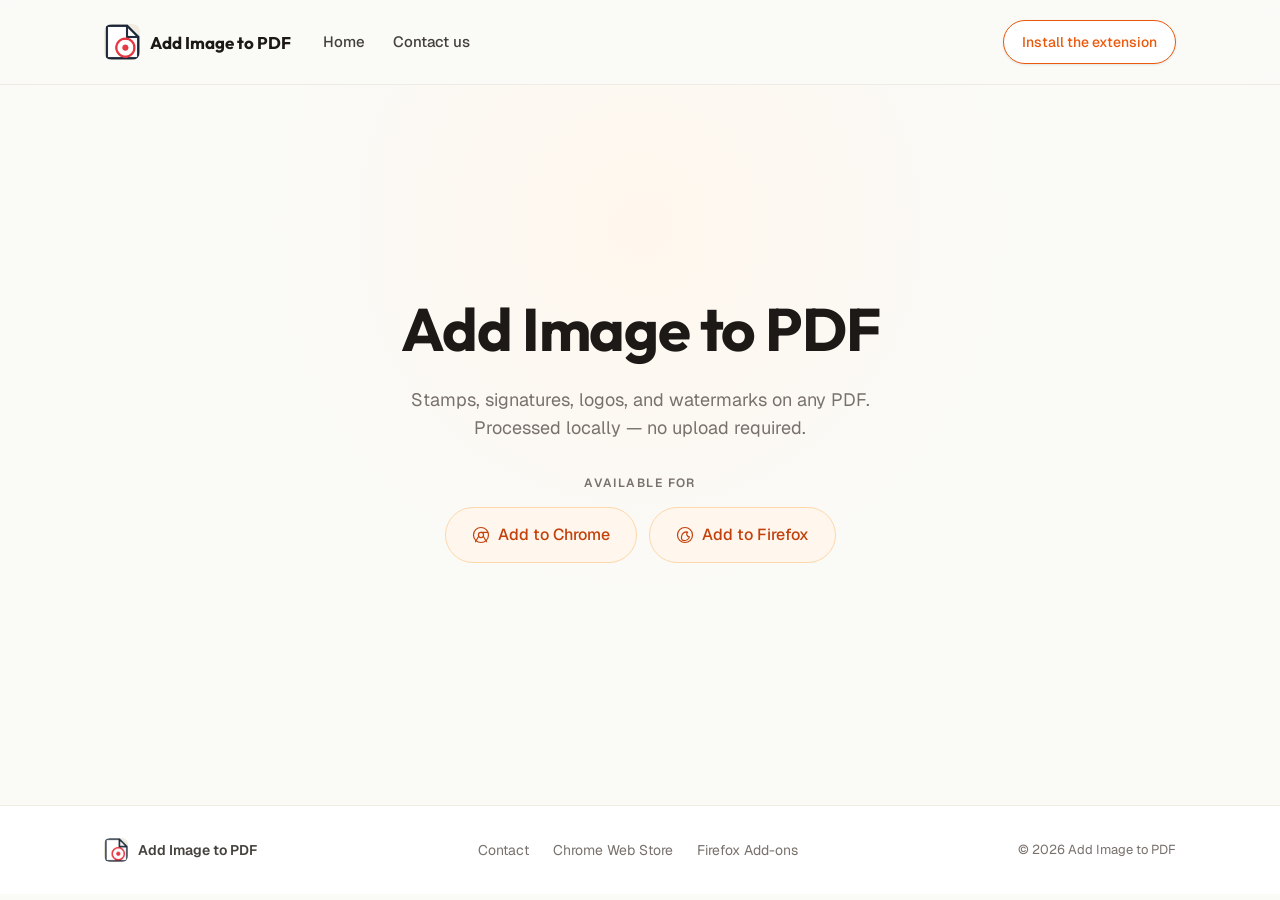
<file: index.html>
<!DOCTYPE html>
<html lang="en">
<head>
  <meta charset="UTF-8">
  <meta name="viewport" content="width=device-width, initial-scale=1.0">
  <meta name="description" content="Add Image to PDF — add stamps, signatures, logos, and watermarks to your PDFs. Available for Chrome and Firefox. 100% private, runs locally.">
  <title>Add Image to PDF — Chrome &amp; Firefox extension</title>

  <link rel="icon" type="image/png" sizes="32x32" href="images/favicon-32.png">
  <link rel="icon" type="image/png" sizes="16x16" href="images/favicon-16.png">
  <link rel="apple-touch-icon" sizes="180x180" href="images/favicon-180.png">

  <link rel="preconnect" href="https://fonts.googleapis.com">
  <link rel="preconnect" href="https://fonts.gstatic.com" crossorigin>
  <link href="https://fonts.googleapis.com/css2?family=Geist:wght@400;500;600&family=Outfit:wght@500;600;700;800&display=swap" rel="stylesheet">

  <link rel="stylesheet" href="assets/style.css">
</head>
<body>

  <header class="site-header">
    <div class="container header-inner">
      <a href="index.html" class="brand">
        <img src="images/icon-64.png" alt="Add Image to PDF" width="36" height="36">
        <span>Add Image to PDF</span>
      </a>
      <nav class="header-nav">
        <a href="index.html">Home</a>
        <a href="mailto:flawlessdrive7@gmail.com">Contact us</a>
      </nav>
      <a href="#install" class="btn btn-install-outline">
        Install the extension
      </a>
    </div>
  </header>

  <main class="home-page">
    <div class="container home-container">
      <h1 class="home-title">Add Image to PDF</h1>
      <p class="home-subtitle">
        Stamps, signatures, logos, and watermarks on any PDF.<br>
        Processed locally — no upload required.
      </p>

      <div id="install" class="home-cta">
        <span class="home-cta-caption">Available for</span>
        <div class="home-cta-buttons">
          <a href="https://chromewebstore.google.com/" target="_blank" rel="noopener" class="btn btn-install-soft">
            <svg class="chrome-icon" viewBox="0 0 24 24" aria-hidden="true">
              <circle cx="12" cy="12" r="10" fill="none" stroke="currentColor" stroke-width="1.6"/>
              <circle cx="12" cy="12" r="3.4" fill="none" stroke="currentColor" stroke-width="1.6"/>
              <path d="M12 8.6h8.6" stroke="currentColor" stroke-width="1.6" stroke-linecap="round"/>
              <path d="M8.95 13.7L4.65 21.05" stroke="currentColor" stroke-width="1.6" stroke-linecap="round"/>
              <path d="M15.05 13.7L19.35 21.05" stroke="currentColor" stroke-width="1.6" stroke-linecap="round"/>
            </svg>
            Add to Chrome
          </a>
          <a href="https://addons.mozilla.org/" target="_blank" rel="noopener" class="btn btn-install-soft">
            <svg class="chrome-icon" viewBox="0 0 24 24" aria-hidden="true">
              <circle cx="12" cy="12" r="10" fill="none" stroke="currentColor" stroke-width="1.6"/>
              <path d="M7.5 13.5c1-4 4-6 8-5.5-1 1-1.5 2.5-1 4 .5 1.5 2 2.5 3.5 2.5-1.2 3-4 5-7 5-3.5 0-4.3-3-3.5-6z" fill="none" stroke="currentColor" stroke-width="1.6" stroke-linejoin="round" stroke-linecap="round"/>
            </svg>
            Add to Firefox
          </a>
        </div>
      </div>
    </div>
  </main>

  <footer class="site-footer">
    <div class="container footer-inner">
      <div class="footer-brand">
        <img src="images/icon-64.png" alt="" width="24" height="24">
        <span>Add Image to PDF</span>
      </div>
      <nav class="footer-nav">
        <a href="mailto:flawlessdrive7@gmail.com">Contact</a>
        <a href="https://chromewebstore.google.com/" target="_blank" rel="noopener">Chrome Web Store</a>
        <a href="https://addons.mozilla.org/" target="_blank" rel="noopener">Firefox Add-ons</a>
      </nav>
      <p class="footer-copy">© 2026 Add Image to PDF</p>
    </div>
  </footer>

</body>
</html>
</file>
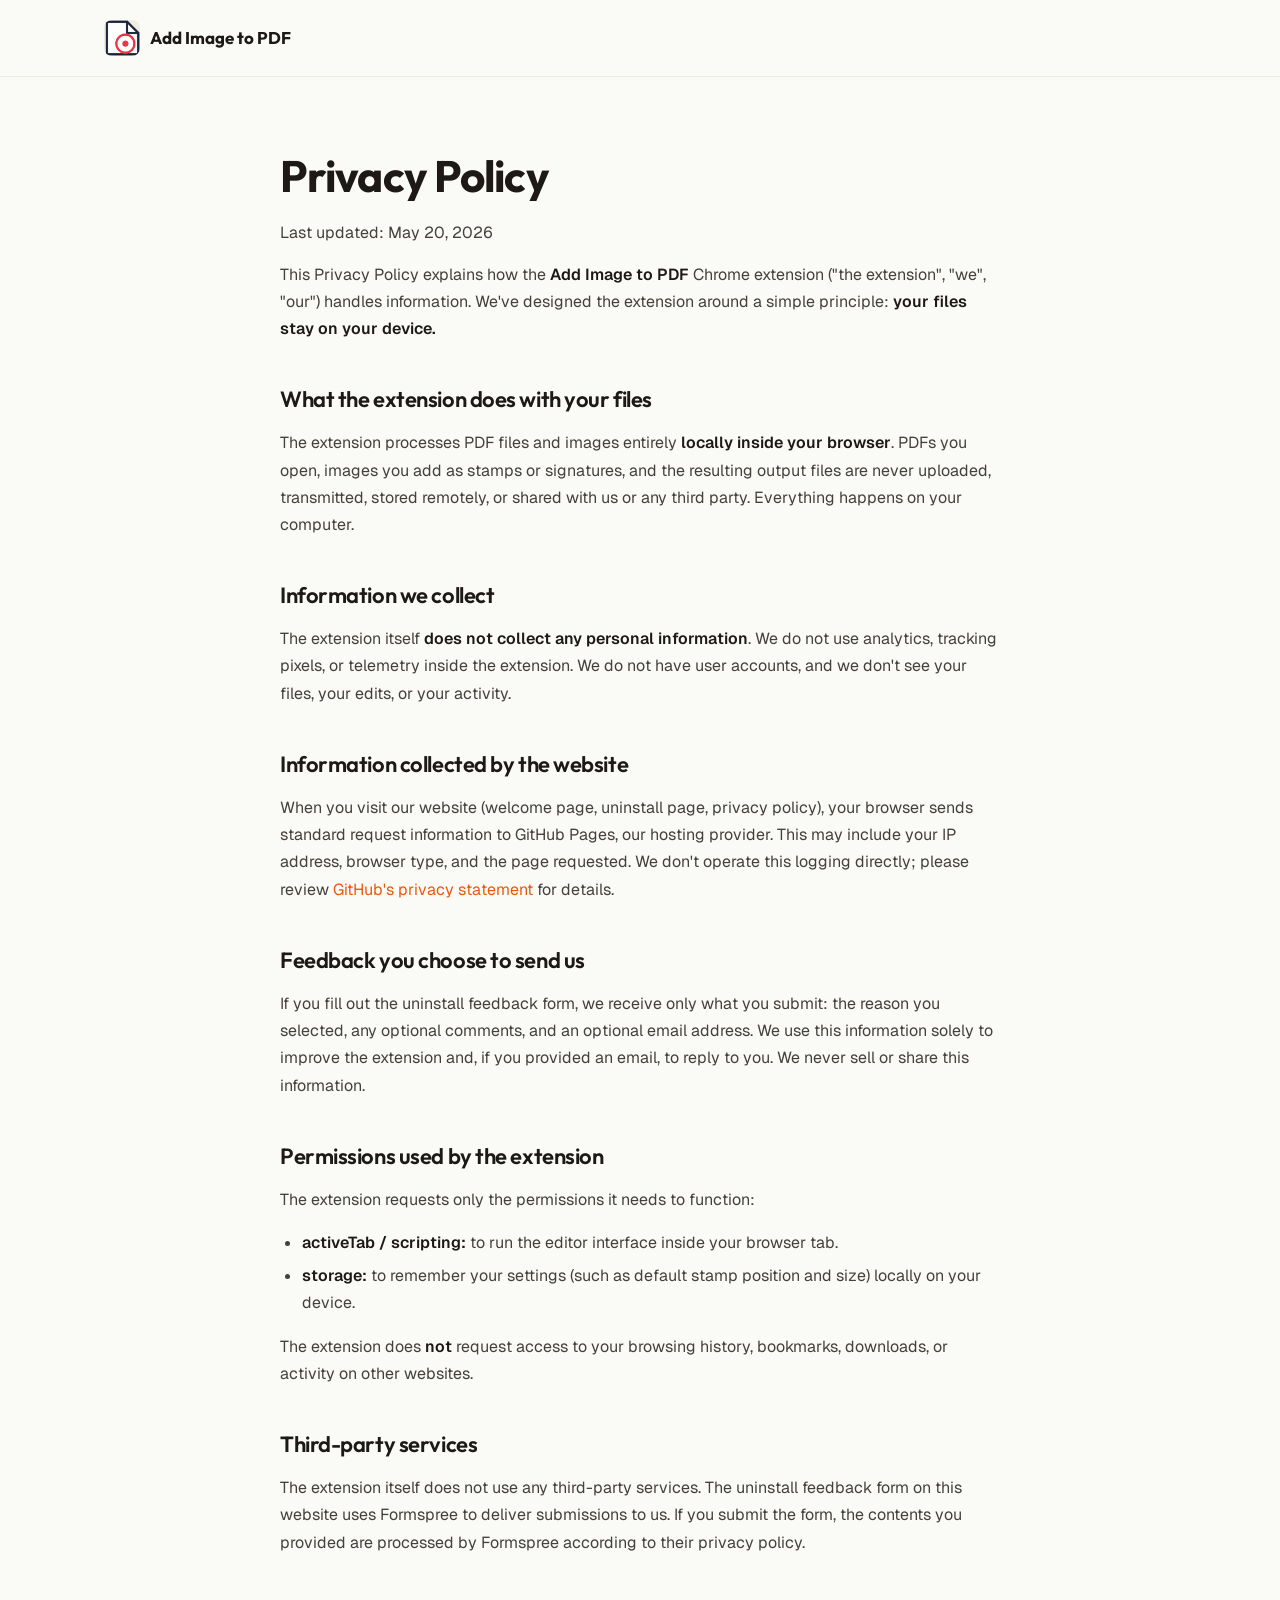
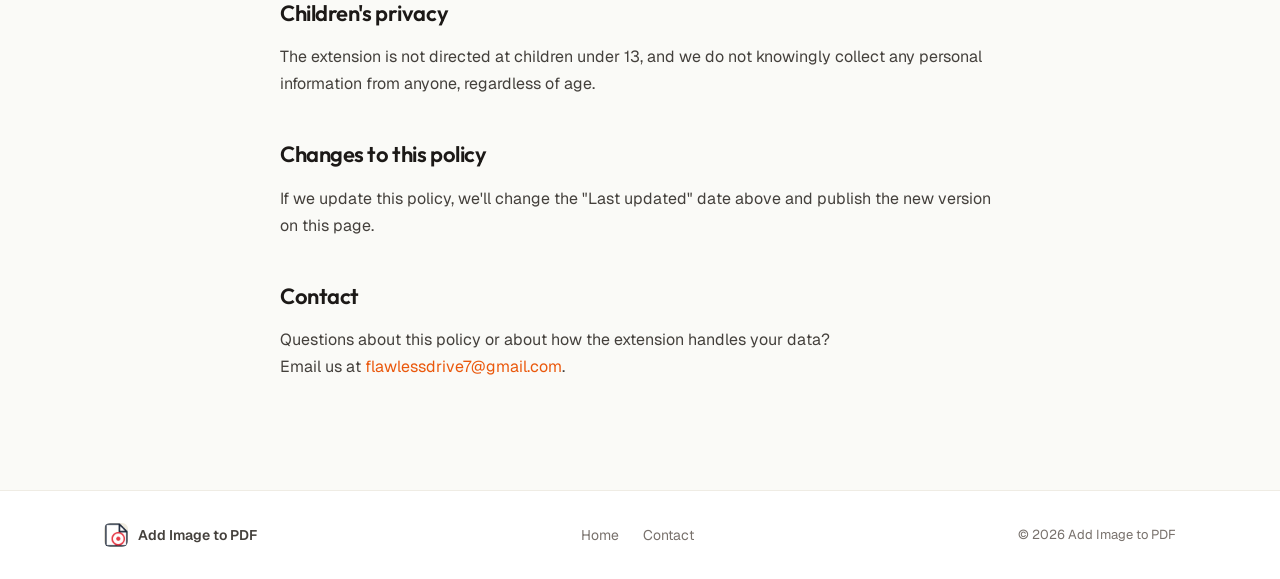
<file: privacy.html>
<!DOCTYPE html>
<html lang="en">
<head>
  <meta charset="UTF-8">
  <meta name="viewport" content="width=device-width, initial-scale=1.0">
  <meta name="description" content="Privacy Policy for the Add Image to PDF Chrome extension.">
  <title>Privacy Policy — Add Image to PDF</title>

  <link rel="icon" type="image/png" sizes="32x32" href="images/favicon-32.png">
  <link rel="icon" type="image/png" sizes="16x16" href="images/favicon-16.png">

  <link rel="preconnect" href="https://fonts.googleapis.com">
  <link rel="preconnect" href="https://fonts.gstatic.com" crossorigin>
  <link href="https://fonts.googleapis.com/css2?family=Geist:wght@400;500;600&family=Outfit:wght@500;600;700;800&display=swap" rel="stylesheet">

  <link rel="stylesheet" href="assets/style.css">
</head>
<body>

  <header class="site-header">
    <div class="container header-inner">
      <a href="/" class="brand">
        <img src="images/icon-64.png" alt="Add Image to PDF" width="36" height="36">
        <span>Add Image to PDF</span>
      </a>
    </div>
  </header>

  <main class="legal-page">
    <div class="container">
      <article class="legal-content">
        <h1>Privacy Policy</h1>
        <p class="legal-meta">Last updated: May 20, 2026</p>

        <p>
          This Privacy Policy explains how the <strong>Add Image to PDF</strong> Chrome extension ("the extension", "we", "our") handles information. We've designed the extension around a simple principle: <strong>your files stay on your device.</strong>
        </p>

        <h2>What the extension does with your files</h2>
        <p>
          The extension processes PDF files and images entirely <strong>locally inside your browser</strong>. PDFs you open, images you add as stamps or signatures, and the resulting output files are never uploaded, transmitted, stored remotely, or shared with us or any third party. Everything happens on your computer.
        </p>

        <h2>Information we collect</h2>
        <p>
          The extension itself <strong>does not collect any personal information</strong>. We do not use analytics, tracking pixels, or telemetry inside the extension. We do not have user accounts, and we don't see your files, your edits, or your activity.
        </p>

        <h2>Information collected by the website</h2>
        <p>
          When you visit our website (welcome page, uninstall page, privacy policy), your browser sends standard request information to GitHub Pages, our hosting provider. This may include your IP address, browser type, and the page requested. We don't operate this logging directly; please review <a href="https://docs.github.com/en/site-policy/privacy-policies/github-general-privacy-statement" target="_blank" rel="noopener" style="color:var(--accent)">GitHub's privacy statement</a> for details.
        </p>

        <h2>Feedback you choose to send us</h2>
        <p>
          If you fill out the uninstall feedback form, we receive only what you submit: the reason you selected, any optional comments, and an optional email address. We use this information solely to improve the extension and, if you provided an email, to reply to you. We never sell or share this information.
        </p>

        <h2>Permissions used by the extension</h2>
        <p>
          The extension requests only the permissions it needs to function:
        </p>
        <ul>
          <li><strong>activeTab / scripting:</strong> to run the editor interface inside your browser tab.</li>
          <li><strong>storage:</strong> to remember your settings (such as default stamp position and size) locally on your device.</li>
        </ul>
        <p>
          The extension does <strong>not</strong> request access to your browsing history, bookmarks, downloads, or activity on other websites.
        </p>

        <h2>Third-party services</h2>
        <p>
          The extension itself does not use any third-party services. The uninstall feedback form on this website uses Formspree to deliver submissions to us. If you submit the form, the contents you provided are processed by Formspree according to their privacy policy.
        </p>

        <h2>Children's privacy</h2>
        <p>
          The extension is not directed at children under 13, and we do not knowingly collect any personal information from anyone, regardless of age.
        </p>

        <h2>Changes to this policy</h2>
        <p>
          If we update this policy, we'll change the "Last updated" date above and publish the new version on this page.
        </p>

        <h2>Contact</h2>
        <p>
          Questions about this policy or about how the extension handles your data?<br>
          Email us at <a href="mailto:flawlessdrive7@gmail.com" style="color:var(--accent)">flawlessdrive7@gmail.com</a>.
        </p>
      </article>
    </div>
  </main>

  <footer class="site-footer">
    <div class="container footer-inner">
      <div class="footer-brand">
        <img src="images/icon-64.png" alt="" width="24" height="24">
        <span>Add Image to PDF</span>
      </div>
      <nav class="footer-nav">
        <a href="/">Home</a>
        <a href="mailto:flawlessdrive7@gmail.com">Contact</a>
      </nav>
      <p class="footer-copy">© 2026 Add Image to PDF</p>
    </div>
  </footer>

</body>
</html>
</file>
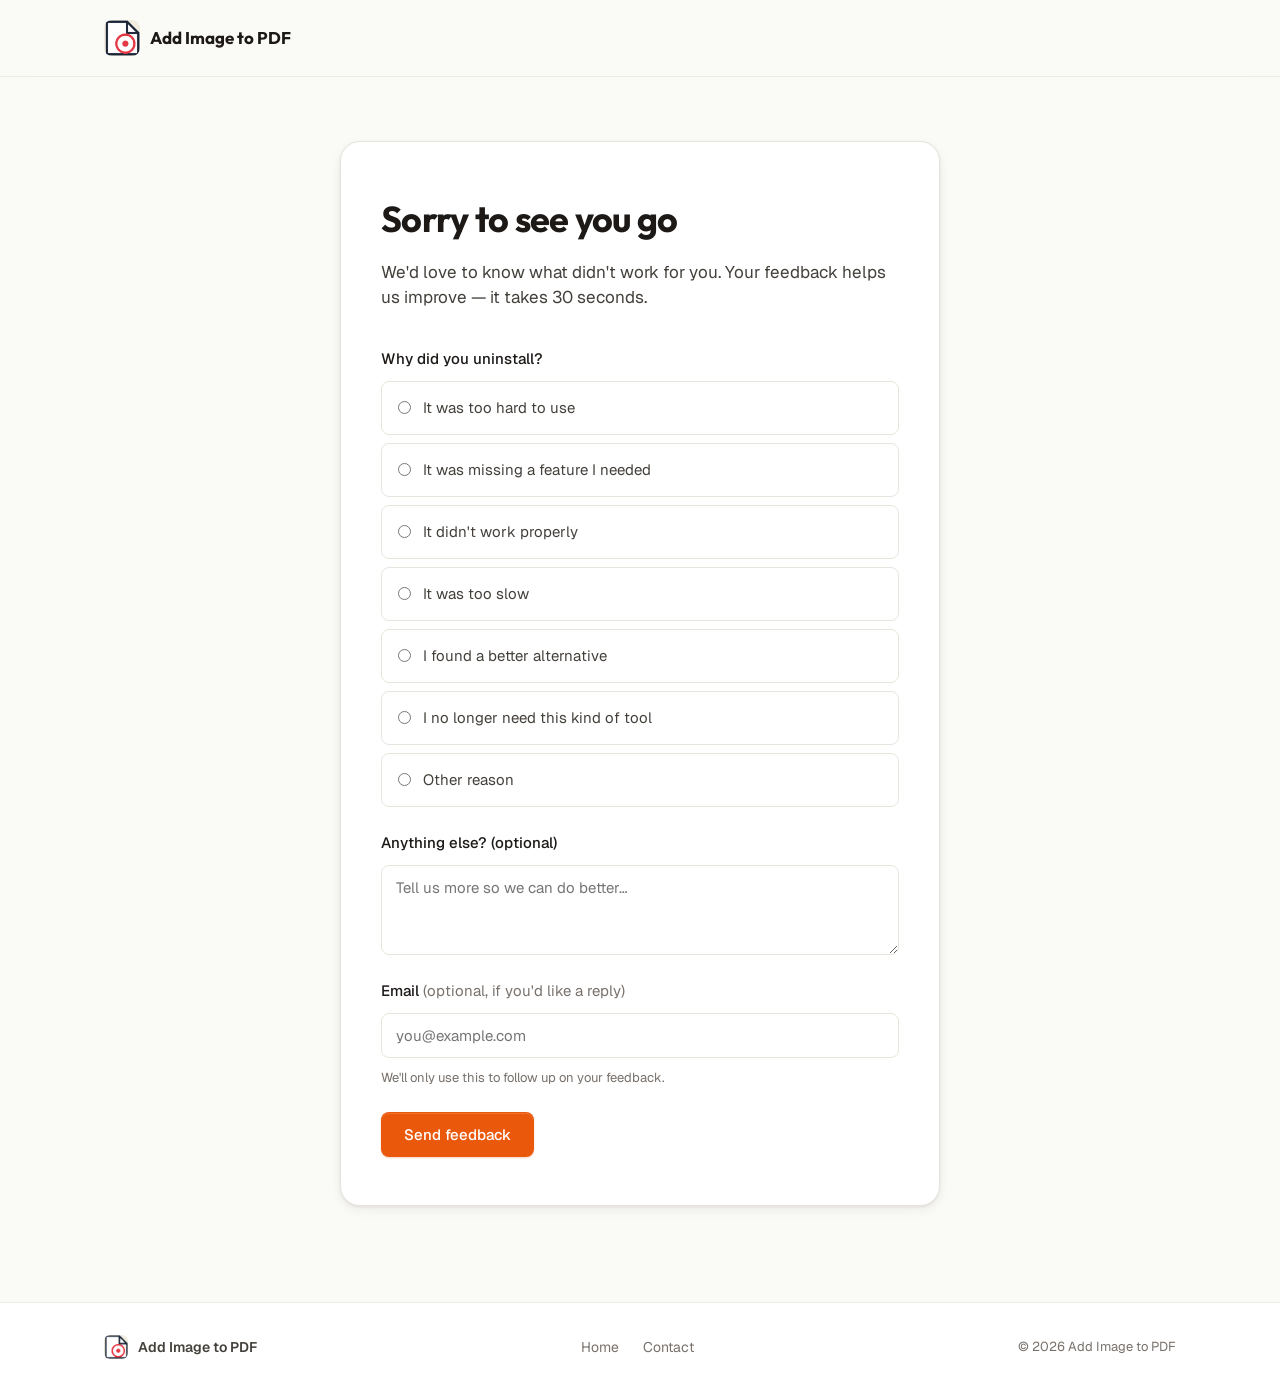
<file: uninstall.html>
<!DOCTYPE html>
<html lang="en">
<head>
  <meta charset="UTF-8">
  <meta name="viewport" content="width=device-width, initial-scale=1.0">
  <meta name="description" content="Sorry to see you go. Tell us why you uninstalled Add Image to PDF.">
  <title>Sorry to see you go — Add Image to PDF</title>

  <link rel="icon" type="image/png" sizes="32x32" href="images/favicon-32.png">
  <link rel="icon" type="image/png" sizes="16x16" href="images/favicon-16.png">

  <link rel="preconnect" href="https://fonts.googleapis.com">
  <link rel="preconnect" href="https://fonts.gstatic.com" crossorigin>
  <link href="https://fonts.googleapis.com/css2?family=Geist:wght@400;500;600&family=Outfit:wght@500;600;700;800&display=swap" rel="stylesheet">

  <link rel="stylesheet" href="assets/style.css">
</head>
<body>

  <header class="site-header">
    <div class="container header-inner">
      <a href="/" class="brand">
        <img src="images/icon-64.png" alt="Add Image to PDF" width="36" height="36">
        <span>Add Image to PDF</span>
      </a>
    </div>
  </header>

  <main class="uninstall-page">
    <div class="container">
      <div class="uninstall-card">

        <!-- Form view -->
        <div id="form-view">
          <h1 class="uninstall-title">Sorry to see you go</h1>
          <p class="uninstall-sub">
            We'd love to know what didn't work for you. Your feedback helps us improve — it takes 30 seconds.
          </p>

          <form id="feedback-form" class="uninstall-form" novalidate>
            <div class="form-group">
              <span class="form-label">Why did you uninstall?</span>
              <ul class="radio-list">
                <li>
                  <label class="radio-item">
                    <input type="radio" name="reason" value="hard_to_use" required>
                    <span>It was too hard to use</span>
                  </label>
                </li>
                <li>
                  <label class="radio-item">
                    <input type="radio" name="reason" value="missing_feature">
                    <span>It was missing a feature I needed</span>
                  </label>
                </li>
                <li>
                  <label class="radio-item">
                    <input type="radio" name="reason" value="not_working">
                    <span>It didn't work properly</span>
                  </label>
                </li>
                <li>
                  <label class="radio-item">
                    <input type="radio" name="reason" value="too_slow">
                    <span>It was too slow</span>
                  </label>
                </li>
                <li>
                  <label class="radio-item">
                    <input type="radio" name="reason" value="found_better">
                    <span>I found a better alternative</span>
                  </label>
                </li>
                <li>
                  <label class="radio-item">
                    <input type="radio" name="reason" value="no_longer_need">
                    <span>I no longer need this kind of tool</span>
                  </label>
                </li>
                <li>
                  <label class="radio-item">
                    <input type="radio" name="reason" value="other">
                    <span>Other reason</span>
                  </label>
                </li>
              </ul>
            </div>

            <div class="form-group">
              <label class="form-label" for="details">Anything else? (optional)</label>
              <textarea id="details" name="details" class="form-textarea" placeholder="Tell us more so we can do better…"></textarea>
            </div>

            <div class="form-group">
              <label class="form-label" for="email">Email <span style="color:var(--muted);font-weight:400">(optional, if you'd like a reply)</span></label>
              <input id="email" name="email" type="email" class="form-input" placeholder="you@example.com">
              <span class="form-hint">We'll only use this to follow up on your feedback.</span>
            </div>

            <button type="submit" class="btn btn-primary form-submit">
              <span class="btn-spinner" aria-hidden="true"></span>
              <span class="btn-label">Send feedback</span>
            </button>
          </form>
        </div>

        <!-- Thank you view -->
        <div id="thanks-view" class="thank-you">
          <div class="thank-you-icon">
            <svg width="28" height="28" viewBox="0 0 24 24" fill="none">
              <path d="M5 12l5 5L20 7" stroke="currentColor" stroke-width="2.5" stroke-linecap="round" stroke-linejoin="round"/>
            </svg>
          </div>
          <h2>Thank you</h2>
          <p>Your feedback has been received. We genuinely appreciate it.</p>
        </div>

      </div>
    </div>
  </main>

  <footer class="site-footer">
    <div class="container footer-inner">
      <div class="footer-brand">
        <img src="images/icon-64.png" alt="" width="24" height="24">
        <span>Add Image to PDF</span>
      </div>
      <nav class="footer-nav">
        <a href="/">Home</a>
        <a href="mailto:flawlessdrive7@gmail.com">Contact</a>
      </nav>
      <p class="footer-copy">© 2026 Add Image to PDF</p>
    </div>
  </footer>

  <script>
    // Capture query params Chrome appends to uninstall URL
    // Chrome adds: ?version=X.X.X&extension_id=...
    const params = new URLSearchParams(window.location.search);
    const extensionVersion = params.get('version') || '';
    const extensionId = params.get('extension_id') || '';

    const form = document.getElementById('feedback-form');
    const formView = document.getElementById('form-view');
    const thanksView = document.getElementById('thanks-view');

    const submitBtn = form.querySelector('.form-submit');
    const btnLabel = submitBtn.querySelector('.btn-label');

    form.addEventListener('submit', async (e) => {
      e.preventDefault();
      if (submitBtn.disabled) return;

      submitBtn.disabled = true;
      submitBtn.classList.add('is-loading');
      btnLabel.textContent = 'Sending…';

      const data = {
        reason: form.reason.value,
        details: form.details.value.trim(),
        email: form.email.value.trim(),
        extension_version: extensionVersion,
        extension_id: extensionId,
        user_agent: navigator.userAgent,
        timestamp: new Date().toISOString()
      };

      const FORMSPREE_ENDPOINT = 'https://formspree.io/f/xbdbyyez';

      try {
        const response = await fetch(FORMSPREE_ENDPOINT, {
          method: 'POST',
          headers: {
            'Content-Type': 'application/json',
            'Accept': 'application/json'
          },
          body: JSON.stringify(data)
        });

        if (response.ok) {
          formView.style.display = 'none';
          thanksView.classList.add('show');
        } else {
          throw new Error('Bad response');
        }
      } catch (err) {
        alert('Sorry, something went wrong. Please email us at flawlessdrive7@gmail.com');
        submitBtn.disabled = false;
        submitBtn.classList.remove('is-loading');
        btnLabel.textContent = 'Send feedback';
      }
    });
  </script>

</body>
</html>
</file>
<file: assets/style.css>
/* ============================================
   Add Image to PDF — welcome site styles
   ============================================ */

:root {
  /* Colors */
  --bg: #fafaf7;
  --bg-soft: #f5f4ee;
  --surface: #ffffff;
  --border: #e7e5dd;
  --border-soft: #efece4;
  --ink: #1c1917;
  --ink-soft: #44403c;
  --muted: #78716c;
  --accent: #ea580c;
  --accent-hover: #c2410c;
  --accent-soft: #fed7aa;
  --accent-tint: #fff7ed;
  --red: #e63946;

  /* Typography */
  --font-display: 'Outfit', system-ui, -apple-system, sans-serif;
  --font-body: 'Geist', system-ui, -apple-system, sans-serif;

  /* Spacing & rhythm */
  --radius-sm: 8px;
  --radius-md: 14px;
  --radius-lg: 20px;
  --shadow-sm: 0 1px 2px rgba(28, 25, 23, 0.04), 0 1px 3px rgba(28, 25, 23, 0.06);
  --shadow-md: 0 4px 12px rgba(28, 25, 23, 0.06), 0 1px 3px rgba(28, 25, 23, 0.08);
  --shadow-lg: 0 16px 48px rgba(28, 25, 23, 0.08), 0 4px 12px rgba(28, 25, 23, 0.06);
}

* { box-sizing: border-box; }
html { scroll-behavior: smooth; }

body {
  margin: 0;
  font-family: var(--font-body);
  font-size: 16px;
  line-height: 1.6;
  color: var(--ink);
  background: var(--bg);
  -webkit-font-smoothing: antialiased;
  -moz-osx-font-smoothing: grayscale;
}

h1, h2, h3 {
  font-family: var(--font-display);
  font-weight: 700;
  letter-spacing: -0.02em;
  margin: 0;
  color: var(--ink);
}

p { margin: 0; }
a { color: inherit; text-decoration: none; }

.container {
  width: 100%;
  max-width: 1120px;
  margin: 0 auto;
  padding: 0 24px;
}

/* ============================================
   HEADER
   ============================================ */
.site-header {
  padding: 20px 0;
  position: sticky;
  top: 0;
  background: rgba(250, 250, 247, 0.85);
  backdrop-filter: saturate(180%) blur(12px);
  -webkit-backdrop-filter: saturate(180%) blur(12px);
  border-bottom: 1px solid var(--border-soft);
  z-index: 50;
}
.header-inner {
  display: flex;
  align-items: center;
  gap: 32px;
}
.header-inner > .btn {
  margin-left: auto;
}
.brand {
  display: inline-flex;
  align-items: center;
  gap: 10px;
  font-family: var(--font-display);
  font-weight: 700;
  font-size: 17px;
  color: var(--ink);
}
.brand img {
  border-radius: 8px;
  display: block;
}
.header-nav {
  display: flex;
  align-items: center;
  gap: 28px;
  font-size: 15px;
}
.header-nav a:not(.btn) {
  color: var(--ink-soft);
  font-weight: 500;
  transition: color .15s ease;
}
.header-nav a:not(.btn):hover {
  color: var(--accent);
}

/* ============================================
   BUTTONS
   ============================================ */
.btn {
  display: inline-flex;
  align-items: center;
  justify-content: center;
  gap: 8px;
  padding: 12px 22px;
  font-family: var(--font-body);
  font-size: 15px;
  font-weight: 500;
  border-radius: var(--radius-sm);
  border: 1px solid transparent;
  cursor: pointer;
  transition: transform .15s ease, background .15s ease, border-color .15s ease, box-shadow .15s ease;
  white-space: nowrap;
}
.btn-primary {
  background: var(--accent);
  color: #fff;
  box-shadow: 0 1px 2px rgba(234, 88, 12, 0.25), inset 0 1px 0 rgba(255,255,255,0.15);
}
.btn-primary:hover {
  background: var(--accent-hover);
  transform: translateY(-1px);
  box-shadow: 0 4px 12px rgba(234, 88, 12, 0.3);
}

/* Disabled / loading state for any .btn */
.btn:disabled,
.btn.is-loading {
  cursor: not-allowed;
  opacity: 0.85;
  transform: none;
  pointer-events: none;
}
.btn-spinner {
  display: none;
  width: 14px;
  height: 14px;
  border: 2px solid currentColor;
  border-right-color: transparent;
  border-radius: 50%;
  animation: btn-spin 0.7s linear infinite;
}
.btn.is-loading .btn-spinner { display: inline-block; }
@keyframes btn-spin {
  to { transform: rotate(360deg); }
}
.btn-secondary {
  background: var(--surface);
  color: var(--ink);
  border-color: var(--border);
  box-shadow: var(--shadow-sm);
}
.btn-secondary:hover {
  border-color: var(--accent);
  color: var(--accent);
}
.btn-ghost {
  padding: 8px 14px;
  font-size: 14px;
  color: var(--ink-soft);
  border-color: transparent;
}
.btn-ghost:hover {
  background: var(--bg-soft);
  color: var(--accent);
}

/* Install-extension buttons (home page) */
.btn-install-outline {
  padding: 10px 18px;
  font-size: 14px;
  color: var(--accent);
  background: var(--surface);
  border: 1px solid var(--accent);
  border-radius: 999px;
  box-shadow: var(--shadow-sm);
}
.btn-install-outline:hover {
  background: var(--accent-tint);
  transform: translateY(-1px);
}
.btn-install-soft {
  padding: 14px 26px;
  font-size: 16px;
  font-weight: 500;
  color: var(--accent-hover);
  background: var(--accent-tint);
  border: 1px solid var(--accent-soft);
  border-radius: 999px;
}
.btn-install-soft:hover {
  background: var(--accent-soft);
  color: var(--accent-hover);
  transform: translateY(-1px);
  box-shadow: 0 4px 12px rgba(234, 88, 12, 0.18);
}
.chrome-icon {
  width: 18px;
  height: 18px;
  flex-shrink: 0;
}

/* ============================================
   HOME PAGE
   ============================================ */
.home-page {
  min-height: calc(100vh - 180px);
  display: flex;
  align-items: center;
  padding: 64px 0 96px;
  position: relative;
  overflow: hidden;
}
.home-page::before {
  content: '';
  position: absolute;
  top: -240px;
  left: 50%;
  transform: translateX(-50%);
  width: 760px;
  height: 760px;
  background: radial-gradient(circle, var(--accent-tint) 0%, transparent 70%);
  pointer-events: none;
  z-index: 0;
}
.home-container {
  position: relative;
  z-index: 1;
  text-align: center;
}
.home-title {
  font-size: clamp(40px, 6vw, 60px);
  font-weight: 700;
  line-height: 1.1;
  margin-bottom: 24px;
}
.home-subtitle {
  font-size: 18px;
  line-height: 1.55;
  color: var(--muted);
  margin: 0 auto 32px;
  max-width: 560px;
}
.home-cta {
  display: flex;
  flex-direction: column;
  align-items: center;
  gap: 14px;
}
.home-cta-caption {
  font-size: 12px;
  font-weight: 600;
  letter-spacing: 0.12em;
  text-transform: uppercase;
  color: var(--muted);
}
.home-cta-buttons {
  display: flex;
  flex-wrap: wrap;
  gap: 12px;
  justify-content: center;
}

/* ============================================
   WELCOME PAGE
   ============================================ */
.welcome-page {
  padding: 64px 0 96px;
  position: relative;
  overflow: hidden;
}
.welcome-page::before {
  content: '';
  position: absolute;
  top: -240px;
  left: 50%;
  transform: translateX(-50%);
  width: 720px;
  height: 720px;
  background: radial-gradient(circle, var(--accent-tint) 0%, transparent 70%);
  pointer-events: none;
  z-index: 0;
}
.welcome-container {
  position: relative;
  z-index: 1;
  max-width: 760px;
}

.welcome-title {
  font-size: clamp(30px, 4.4vw, 44px);
  line-height: 1.15;
  text-align: center;
  font-weight: 700;
  margin-bottom: 64px;
}
.welcome-emoji {
  display: inline-block;
  margin-right: 4px;
}

.welcome-steps {
  list-style: none;
  padding: 0;
  margin: 0;
  display: flex;
  flex-direction: column;
  gap: 56px;
}
.welcome-step {
  display: flex;
  flex-direction: column;
  align-items: center;
  gap: 24px;
}
.welcome-step-text {
  text-align: center;
  font-size: 16px;
  color: var(--muted);
  max-width: 560px;
}

.welcome-shot {
  margin: 0;
  width: 100%;
  max-width: 640px;
}
.welcome-shot img {
  display: block;
  width: 100%;
  height: auto;
  border-radius: var(--radius-md);
  box-shadow: var(--shadow-lg);
  border: 1px solid var(--border-soft);
}
.welcome-shot-placeholder {
  aspect-ratio: 16 / 9;
  border: 2px dashed var(--border);
  border-radius: var(--radius-md);
  background: var(--surface);
  display: flex;
  align-items: center;
  justify-content: center;
  text-align: center;
  color: var(--muted);
  font-size: 15px;
  font-weight: 500;
  box-shadow: var(--shadow-sm);
}
.welcome-shot-placeholder small {
  display: inline-block;
  margin-top: 6px;
  font-weight: 400;
  font-size: 13px;
  color: var(--muted);
}

/* ============================================
   FOOTER
   ============================================ */
.site-footer {
  padding: 32px 0;
  border-top: 1px solid var(--border-soft);
  background: var(--surface);
}
.footer-inner {
  display: flex;
  align-items: center;
  justify-content: space-between;
  gap: 24px;
  flex-wrap: wrap;
}
.footer-brand {
  display: inline-flex;
  align-items: center;
  gap: 10px;
  font-weight: 600;
  color: var(--ink-soft);
  font-size: 14px;
}
.footer-brand img { border-radius: 6px; }
.footer-nav {
  display: flex;
  gap: 24px;
  font-size: 14px;
}
.footer-nav a {
  color: var(--muted);
  transition: color .15s ease;
}
.footer-nav a:hover { color: var(--accent); }
.footer-copy {
  font-size: 13px;
  color: var(--muted);
}

/* ============================================
   UNINSTALL PAGE
   ============================================ */
.uninstall-page {
  min-height: calc(100vh - 100px);
  display: flex;
  align-items: center;
  padding: 64px 0 96px;
}
.uninstall-card {
  max-width: 600px;
  margin: 0 auto;
  background: var(--surface);
  border: 1px solid var(--border);
  border-radius: var(--radius-lg);
  padding: 48px 40px;
  box-shadow: var(--shadow-md);
}
.uninstall-title {
  font-size: clamp(28px, 4vw, 36px);
  margin-bottom: 12px;
  font-weight: 700;
}
.uninstall-sub {
  color: var(--ink-soft);
  font-size: 17px;
  margin-bottom: 36px;
  line-height: 1.5;
}
.uninstall-form { display: flex; flex-direction: column; gap: 24px; }
.form-group { display: flex; flex-direction: column; gap: 10px; }
.form-label {
  font-size: 15px;
  font-weight: 500;
  color: var(--ink);
}
.radio-list {
  display: flex;
  flex-direction: column;
  gap: 8px;
  margin: 0;
  padding: 0;
  list-style: none;
}
.radio-item {
  display: flex;
  align-items: center;
  gap: 12px;
  padding: 14px 16px;
  border: 1px solid var(--border);
  border-radius: var(--radius-sm);
  cursor: pointer;
  transition: border-color .15s ease, background .15s ease;
  font-size: 15px;
  color: var(--ink-soft);
}
.radio-item:hover { border-color: var(--accent-soft); background: var(--accent-tint); }
.radio-item input { accent-color: var(--accent); margin: 0; }
.radio-item:has(input:checked) {
  border-color: var(--accent);
  background: var(--accent-tint);
  color: var(--accent-hover);
}
.form-input,
.form-textarea {
  font-family: inherit;
  font-size: 15px;
  padding: 12px 14px;
  border: 1px solid var(--border);
  border-radius: var(--radius-sm);
  background: var(--surface);
  color: var(--ink);
  transition: border-color .15s ease, box-shadow .15s ease;
  width: 100%;
}
.form-input:focus,
.form-textarea:focus {
  outline: none;
  border-color: var(--accent);
  box-shadow: 0 0 0 3px rgba(234, 88, 12, 0.15);
}
.form-textarea { resize: vertical; min-height: 90px; }
.form-hint { font-size: 13px; color: var(--muted); }
.form-submit { align-self: flex-start; }

.thank-you {
  text-align: center;
  padding: 24px 0;
  display: none;
}
.thank-you.show { display: block; }
.thank-you-icon {
  width: 64px;
  height: 64px;
  margin: 0 auto 20px;
  background: var(--accent-tint);
  color: var(--accent);
  border-radius: 50%;
  display: flex;
  align-items: center;
  justify-content: center;
}
.thank-you h2 { font-size: 26px; margin-bottom: 8px; }
.thank-you p { color: var(--ink-soft); }

/* ============================================
   PRIVACY PAGE
   ============================================ */
.legal-page {
  padding: 64px 0 96px;
}
.legal-content {
  max-width: 720px;
  margin: 0 auto;
}
.legal-content h1 {
  font-size: clamp(32px, 5vw, 44px);
  margin-bottom: 8px;
  font-weight: 700;
}
.legal-meta {
  color: var(--muted);
  font-size: 14px;
  margin-bottom: 40px;
}
.legal-content h2 {
  font-size: 22px;
  margin: 40px 0 12px;
  font-weight: 600;
}
.legal-content p,
.legal-content li {
  color: var(--ink-soft);
  line-height: 1.7;
  font-size: 16px;
}
.legal-content p { margin-bottom: 14px; }
.legal-content ul {
  padding-left: 22px;
  margin-bottom: 16px;
}
.legal-content li { margin-bottom: 6px; }
.legal-content strong { color: var(--ink); font-weight: 600; }

/* ============================================
   RESPONSIVE
   ============================================ */
@media (max-width: 880px) {
  .welcome-page { padding: 48px 0 72px; }
  .welcome-title { margin-bottom: 48px; }
  .welcome-steps { gap: 44px; }
  .uninstall-card { padding: 36px 24px; }
}

@media (max-width: 640px) {
  .header-nav { display: none; }
  .btn-install-outline { padding: 8px 14px; font-size: 13px; }
}

@media (max-width: 540px) {
  .footer-inner { flex-direction: column; text-align: center; }
}
</file>
